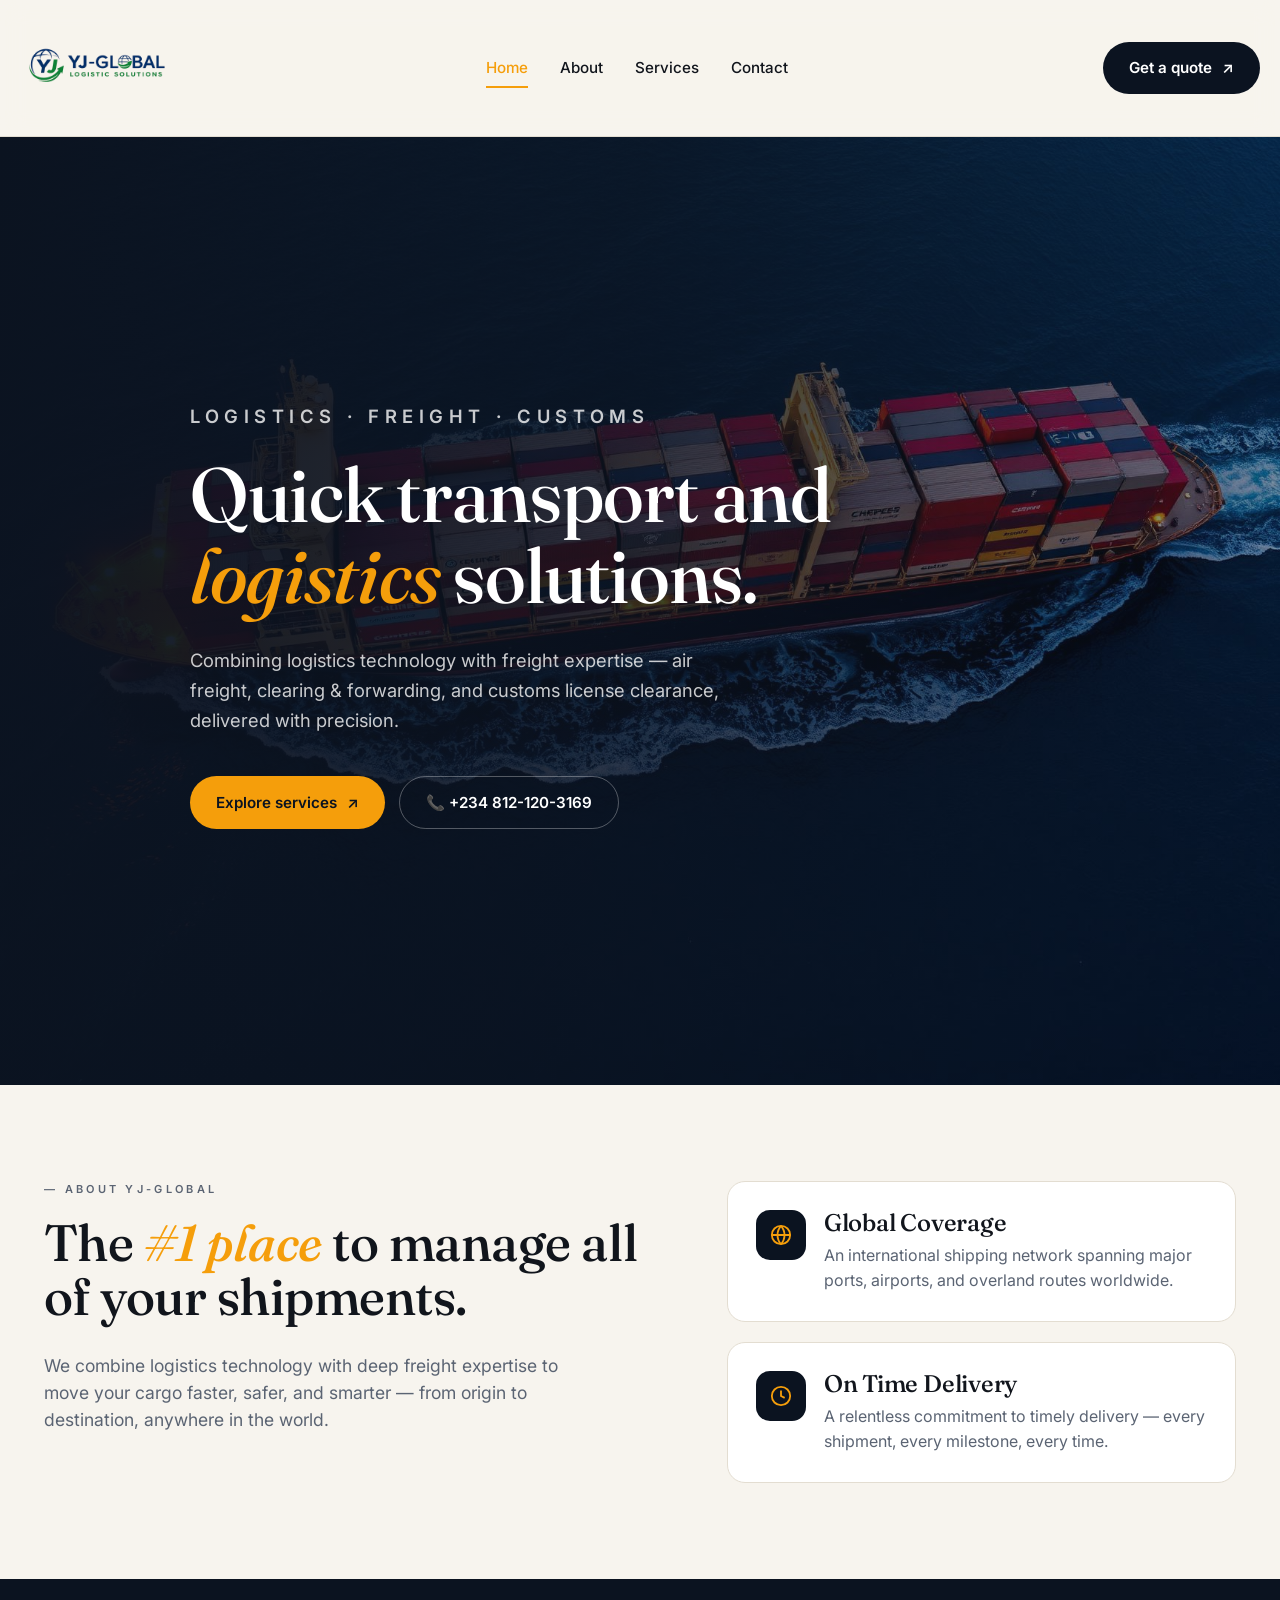
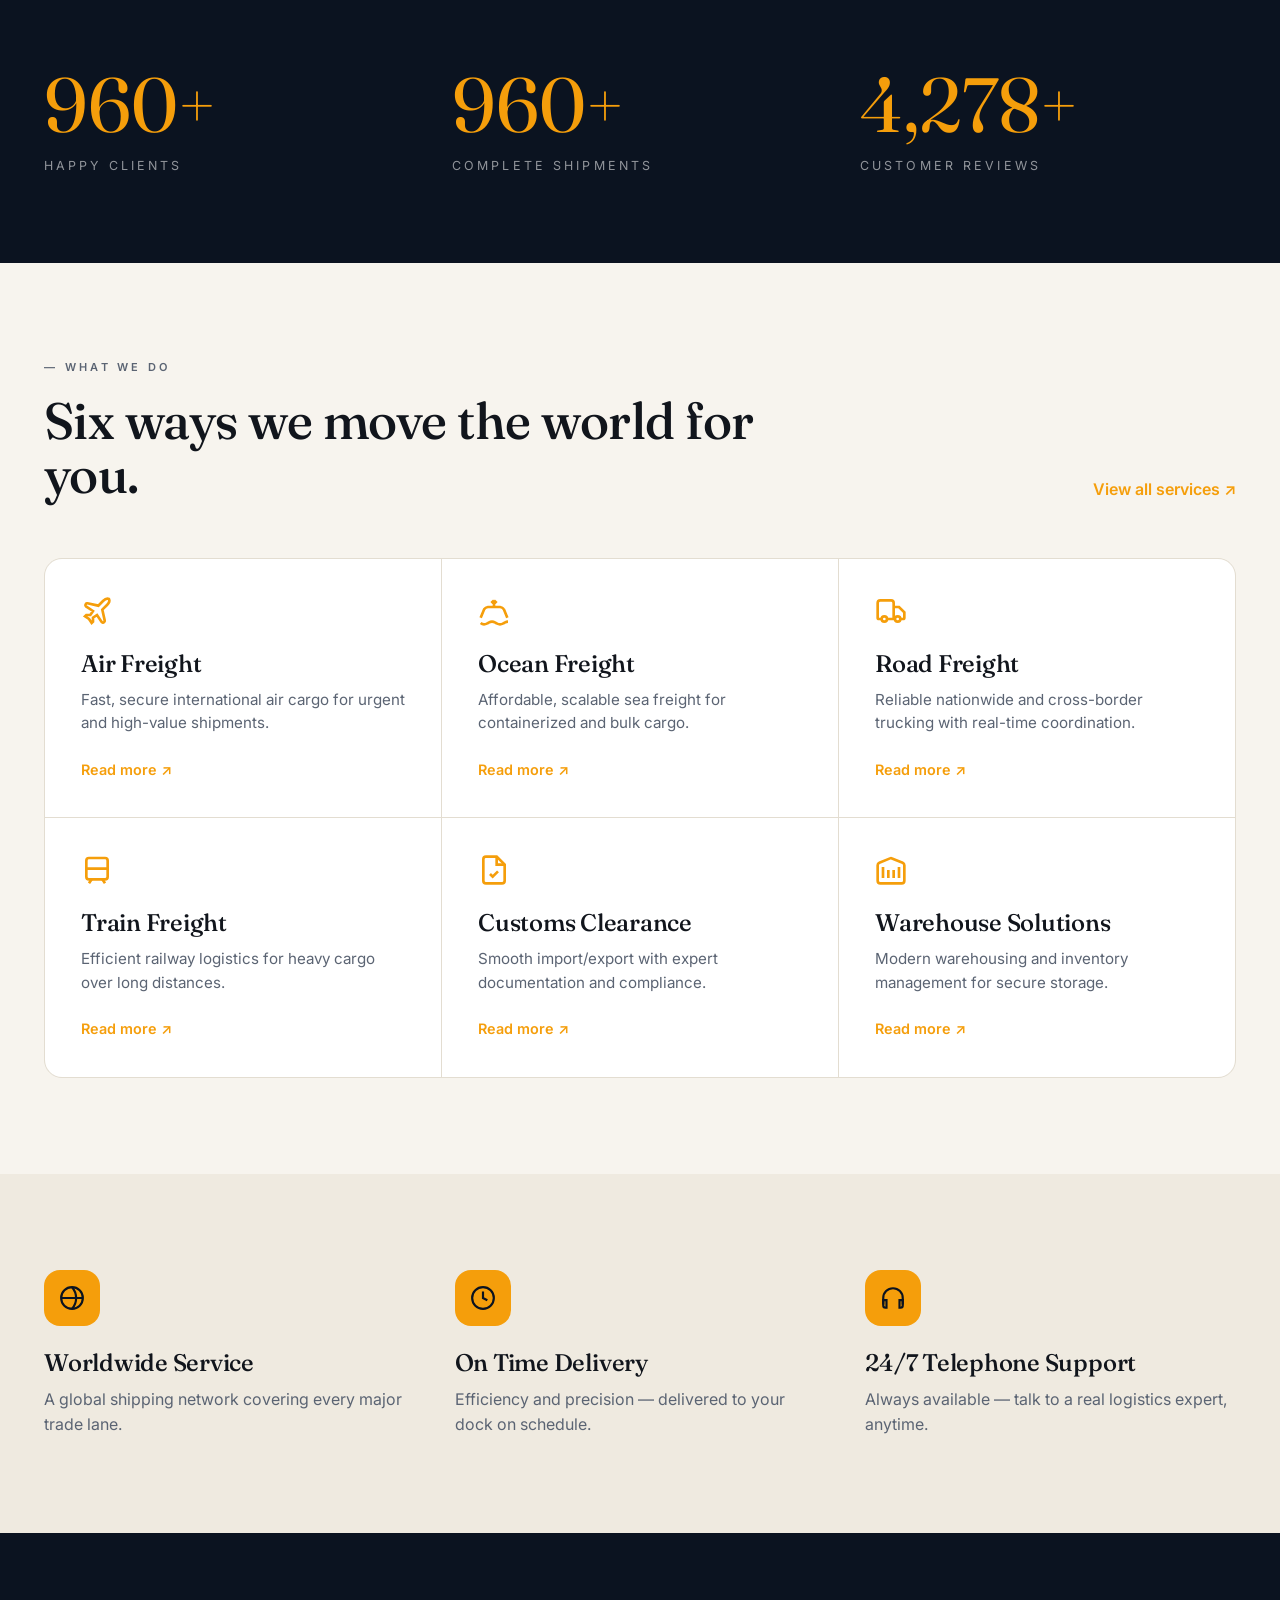
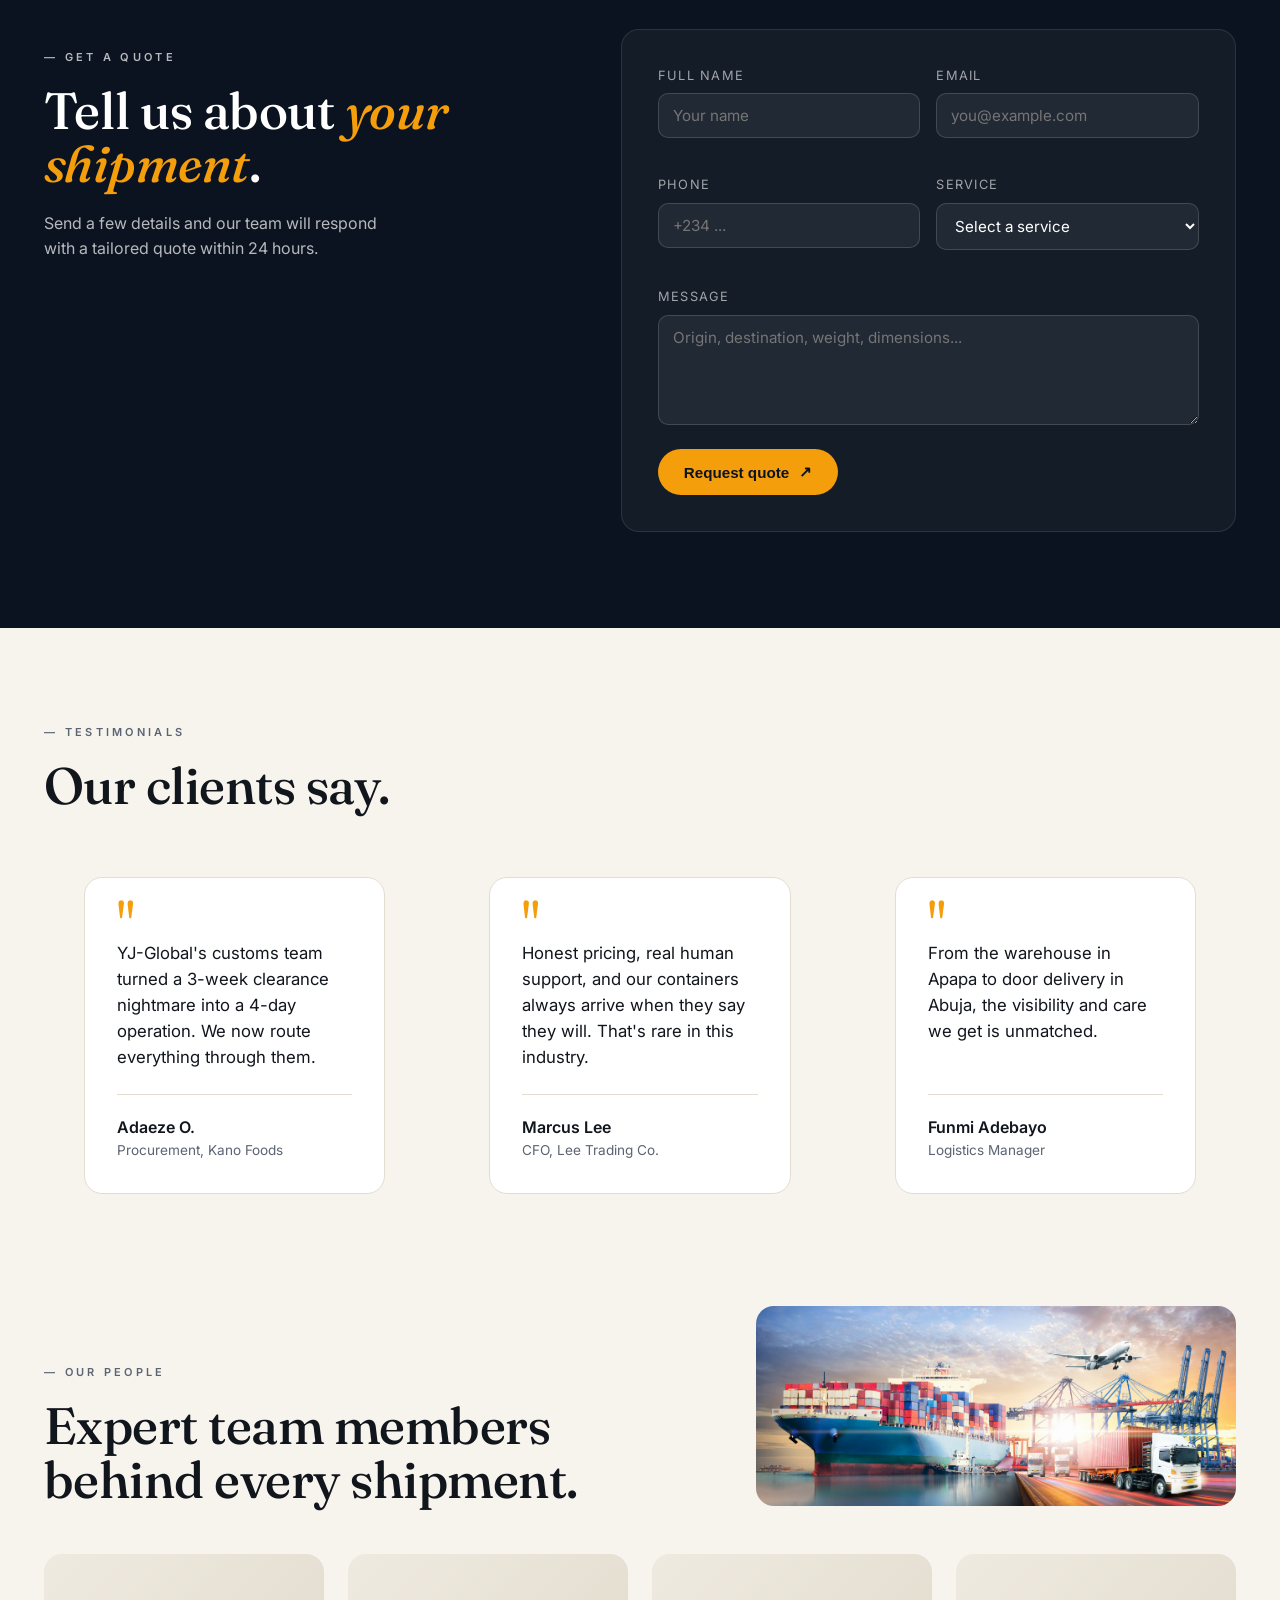
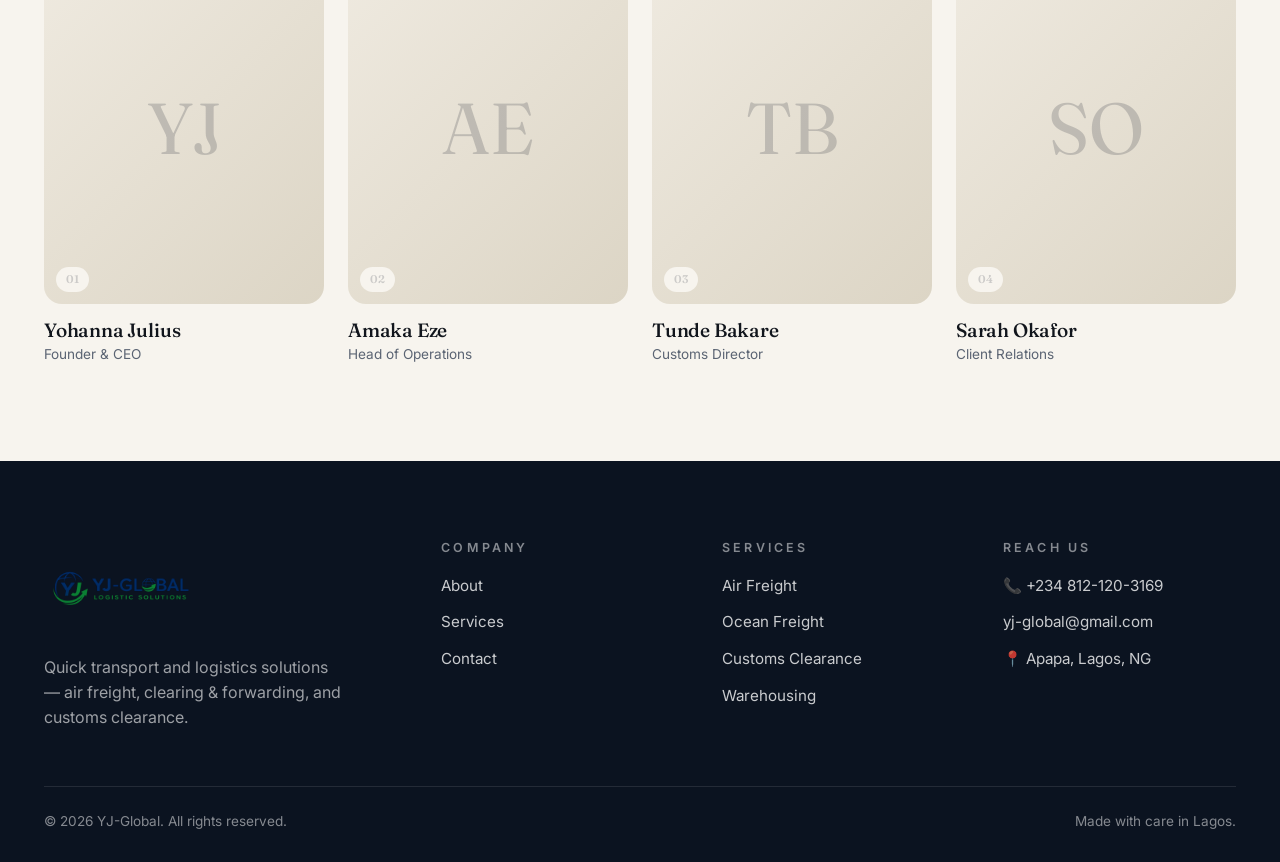
<file: index.html>
<!DOCTYPE html>
<html lang="en">
<head>
<meta charset="UTF-8" />
<meta name="viewport" content="width=device-width, initial-scale=1.0" />
<title>YJ-Global — Quick Transport & Logistics Solutions</title>
<meta name="description" content="Air freight, clearing & forwarding, and customs license clearance across Nigeria and worldwide." />
<link rel="preconnect" href="https://fonts.googleapis.com">
<link rel="preconnect" href="https://fonts.gstatic.com" crossorigin>
<link rel="stylesheet" href="https://fonts.googleapis.com/css2?family=Fraunces:ital,wght@0,400;0,500;0,600;1,400;1,500&family=Inter:wght@400;500;600;700&display=swap">
<link rel="stylesheet" href="css/styles.css" />
</head>
<body>
<header class="site-header">
  <div class="container nav">
<img src="images/logo.png"style="width: 150px;" alt="YJ_Global" />
    <nav class="nav-links" id="nav">
      <a href="index.html">Home</a>
      <a href="about.html">About</a>
      <a href="services.html">Services</a>
      <a href="contact.html">Contact</a>
    </nav>
    <div class="nav-cta">
      <a href="contact.html" class="btn btn-dark">Get a quote <span class="arrow">↗</span></a>
      <button class="nav-toggle" aria-label="Menu" aria-controls="nav"><span></span><span></span><span></span></button>
    </div>
  </div>
</header>

<section class="hero">
  <img class="hero-bg" src="images/hero-cargo.jpg" alt="Cargo ship at sea" />
  <div class="container hero-inner">
    <p class="eyebrow">Logistics · Freight · Customs</p>
    <h1>Quick transport and <em>logistics</em> solutions.</h1>
    <p>Combining logistics technology with freight expertise — air freight, clearing &amp; forwarding, and customs license clearance, delivered with precision.</p>
    <div class="hero-actions">
      <a href="services.html" class="btn btn-primary">Explore services <span class="arrow">↗</span></a>
      <a href="tel:+2348121203169" class="btn btn-ghost">📞 +234 812-120-3169</a>
    </div>
  </div>
</section>

<section>
  <div class="container intro-grid reveal">
    <div>
      <p class="eyebrow" style="color:var(--muted)">— About YJ-Global</p>
      <h2 style="margin-top:18px">The <em>#1 place</em> to manage all of your shipments.</h2>
      <p style="margin-top:28px;color:var(--muted);font-size:1.1rem;max-width:520px">
        We combine logistics technology with deep freight expertise to move your cargo faster, safer, and smarter — from origin to destination, anywhere in the world.
      </p>
    </div>
    <div>
      <div class="feature-card">
        <div class="feature-icon"><svg viewBox="0 0 24 24" fill="none" stroke="currentColor" stroke-width="2"><circle cx="12" cy="12" r="10"/><path d="M2 12h20M12 2a15 15 0 010 20M12 2a15 15 0 000 20"/></svg></div>
        <div><h3>Global Coverage</h3><p style="color:var(--muted);margin-top:8px">An international shipping network spanning major ports, airports, and overland routes worldwide.</p></div>
      </div>
      <div class="feature-card">
        <div class="feature-icon"><svg viewBox="0 0 24 24" fill="none" stroke="currentColor" stroke-width="2"><circle cx="12" cy="12" r="10"/><path d="M12 6v6l4 2"/></svg></div>
        <div><h3>On Time Delivery</h3><p style="color:var(--muted);margin-top:8px">A relentless commitment to timely delivery — every shipment, every milestone, every time.</p></div>
      </div>
    </div>
  </div>
</section>

<section class="stats">
  <div class="container stats-grid">
    <div><div class="stat-num" data-counter="1000">0+</div><div class="stat-label">Happy Clients</div></div>
    <div><div class="stat-num" data-counter="1000">0+</div><div class="stat-label">Complete Shipments</div></div>
    <div><div class="stat-num" data-counter="4455">0+</div><div class="stat-label">Customer Reviews</div></div>
  </div>
</section>

<section>
  <div class="container">
    <div class="section-head reveal">
      <div>
        <p class="eyebrow" style="color:var(--muted)">— What we do</p>
        <h2 style="margin-top:18px">Six ways we move the world for you.</h2>
      </div>
      <a href="services.html" style="font-weight:600;color:var(--primary)">View all services ↗</a>
    </div>
    <div class="services-grid reveal">
      <div class="svc-card"><svg viewBox="0 0 24 24" fill="none" stroke="currentColor" stroke-width="2"><path d="M17.8 19.2L16 11l3.5-3.5C21 6 21.5 4 21 3c-1-.5-3 0-4.5 1.5L13 8 4.8 6.2c-.5-.1-.9.1-1.1.5l-.3.5c-.2.5-.1 1 .3 1.3L9 12l-2 3H4l-1 1 3 2 2 3 1-1v-3l3-2 3.5 5.3c.3.4.8.5 1.3.3l.5-.2c.4-.3.6-.7.5-1.2z"/></svg><h3>Air Freight</h3><p>Fast, secure international air cargo for urgent and high-value shipments.</p><a href="services.html" class="read">Read more ↗</a></div>
      <div class="svc-card"><svg viewBox="0 0 24 24" fill="none" stroke="currentColor" stroke-width="2"><path d="M2 21c.6.5 1.2 1 2.5 1s2-.5 3-1 1.7-1 3-1 2 .5 3 1 1.7 1 3 1 2-.5 3-1 1.7-1 3-1M19.4 10.7a4 4 0 0 0-2.8-1.7H7.4a4 4 0 0 0-2.8 1.7L2 17m20 0l-2.6-6.3M12 10V4M12 4l-2 2M12 4l2 2"/></svg><h3>Ocean Freight</h3><p>Affordable, scalable sea freight for containerized and bulk cargo.</p><a href="services.html" class="read">Read more ↗</a></div>
      <div class="svc-card"><svg viewBox="0 0 24 24" fill="none" stroke="currentColor" stroke-width="2"><path d="M14 18V6a2 2 0 0 0-2-2H4a2 2 0 0 0-2 2v11a1 1 0 0 0 1 1h2"/><path d="M15 18H9M14 9h4l4 4v4a1 1 0 0 1-1 1h-2"/><circle cx="7" cy="18" r="2"/><circle cx="17" cy="18" r="2"/></svg><h3>Road Freight</h3><p>Reliable nationwide and cross-border trucking with real-time coordination.</p><a href="services.html" class="read">Read more ↗</a></div>
      <div class="svc-card"><svg viewBox="0 0 24 24" fill="none" stroke="currentColor" stroke-width="2"><rect x="4" y="3" width="16" height="16" rx="2"/><path d="M4 11h16M8 15h.01M16 15h.01M8 19l-2 3M16 19l2 3"/></svg><h3>Train Freight</h3><p>Efficient railway logistics for heavy cargo over long distances.</p><a href="services.html" class="read">Read more ↗</a></div>
      <div class="svc-card"><svg viewBox="0 0 24 24" fill="none" stroke="currentColor" stroke-width="2"><path d="M14 2H6a2 2 0 0 0-2 2v16a2 2 0 0 0 2 2h12a2 2 0 0 0 2-2V8z"/><polyline points="14 2 14 8 20 8"/><polyline points="9 15 11 17 15 13"/></svg><h3>Customs Clearance</h3><p>Smooth import/export with expert documentation and compliance.</p><a href="services.html" class="read">Read more ↗</a></div>
      <div class="svc-card"><svg viewBox="0 0 24 24" fill="none" stroke="currentColor" stroke-width="2"><path d="M22 8.35V20a2 2 0 0 1-2 2H4a2 2 0 0 1-2-2V8.35a2 2 0 0 1 1.26-1.86l8-3.2a2 2 0 0 1 1.48 0l8 3.2A2 2 0 0 1 22 8.35z"/><path d="M6 18V9.66M10 18v-6M14 18v-6M18 18V9.66"/></svg><h3>Warehouse Solutions</h3><p>Modern warehousing and inventory management for secure storage.</p><a href="services.html" class="read">Read more ↗</a></div>
    </div>
  </div>
</section>

<section class="features-band">
  <div class="container features-band-grid reveal">
    <div class="fb-item"><div class="fb-icon"><svg viewBox="0 0 24 24" fill="none" stroke="currentColor" stroke-width="2"><circle cx="12" cy="12" r="10"/><path d="M2 12h20M12 2a15 15 0 010 20"/></svg></div><h3>Worldwide Service</h3><p>A global shipping network covering every major trade lane.</p></div>
    <div class="fb-item"><div class="fb-icon"><svg viewBox="0 0 24 24" fill="none" stroke="currentColor" stroke-width="2"><circle cx="12" cy="12" r="10"/><path d="M12 6v6l4 2"/></svg></div><h3>On Time Delivery</h3><p>Efficiency and precision — delivered to your dock on schedule.</p></div>
    <div class="fb-item"><div class="fb-icon"><svg viewBox="0 0 24 24" fill="none" stroke="currentColor" stroke-width="2"><path d="M3 18v-6a9 9 0 0118 0v6"/><path d="M21 19a2 2 0 01-2 2h-1v-7h3v5zM3 19a2 2 0 002 2h1v-7H3v5z"/></svg></div><h3>24/7 Telephone Support</h3><p>Always available — talk to a real logistics expert, anytime.</p></div>
  </div>
</section>

<!--#include quote-->
<section class="quote" id="quote">
  <div class="container quote-grid">
    <div class="quote-side">
      <p class="eyebrow">— Get a quote</p>
      <h2 style="margin-top:18px">Tell us about <em>your shipment</em>.</h2>
      <p>Send a few details and our team will respond with a tailored quote within 24 hours.</p>
    </div>
    <form class="quote-form" novalidate>
      <div class="form-row">
        <div class="field"><label>Full name</label><input type="text" name="name" placeholder="Your name" /><div class="form-error" data-error="name"></div></div>
        <div class="field"><label>Email</label><input type="email" name="email" placeholder="you@example.com" /><div class="form-error" data-error="email"></div></div>
      </div>
      <div class="form-row">
        <div class="field"><label>Phone</label><input type="tel" name="phone" placeholder="+234 ..." /><div class="form-error" data-error="phone"></div></div>
        <div class="field"><label>Service</label>
          <select name="service">
            <option value="">Select a service</option>
            <option>Air Freight</option><option>Ocean Freight</option><option>Road Freight</option>
            <option>Train Freight</option><option>Customs Clearance</option><option>Warehouse Solutions</option>
          </select>
          <div class="form-error" data-error="service"></div>
        </div>
      </div>
      <div class="field"><label>Message</label><textarea name="message" placeholder="Origin, destination, weight, dimensions..."></textarea></div>
      <button type="submit" class="btn btn-primary">Request quote <span class="arrow">↗</span></button>
    </form>
  </div>
</section>

<section>
  <div class="container reveal">
    <p class="eyebrow" style="color:var(--muted)">— Testimonials</p>
    <h2 style="margin-top:18px;margin-bottom:48px">Our clients say.</h2>
    <div class="testimonials-grid">
      <figure class="tcard"><div class="quote-mark">"</div><blockquote>YJ-Global's customs team turned a 3-week clearance nightmare into a 4-day operation. We now route everything through them.</blockquote><figcaption><div class="name">Adaeze O.</div><div class="role">Procurement, Kano Foods</div></figcaption></figure>
      <figure class="tcard"><div class="quote-mark">"</div><blockquote>Honest pricing, real human support, and our containers always arrive when they say they will. That's rare in this industry.</blockquote><figcaption><div class="name">Marcus Lee</div><div class="role">CFO, Lee Trading Co.</div></figcaption></figure>
      <figure class="tcard"><div class="quote-mark">"</div><blockquote>From the warehouse in Apapa to door delivery in Abuja, the visibility and care we get is unmatched.</blockquote><figcaption><div class="name">Funmi Adebayo</div><div class="role">Logistics Manager</div></figcaption></figure>
    </div>
  </div>
</section>

<section style="padding-top:0">
  <div class="container reveal">
    <div class="team-head">
      <div>
        <p class="eyebrow" style="color:var(--muted)">— Our People</p>
        <h2 style="margin-top:18px">Expert team members behind every shipment.</h2>
      </div>
      <img src="images/Global_business_logistics_with_container_cargo_freight_ship.jpg" alt="Warehouse operations" />
    </div>
    <div class="team-grid">
      <div class="tm"><div class="avatar">YJ<span class="badge">01</span></div><h3>Yohanna Julius</h3><div class="role">Founder & CEO</div></div>
      <div class="tm"><div class="avatar">AE<span class="badge">02</span></div><h3>Amaka Eze</h3><div class="role">Head of Operations</div></div>
      <div class="tm"><div class="avatar">TB<span class="badge">03</span></div><h3>Tunde Bakare</h3><div class="role">Customs Director</div></div>
      <div class="tm"><div class="avatar">SO<span class="badge">04</span></div><h3>Sarah Okafor</h3><div class="role">Client Relations</div></div>
    </div>
  </div>
</section>

<!--#footer-->
<footer class="site-footer">
  <div class="container">
    <div class="foot-grid">
      <div class="brand">
          <img src="images/logo.png"style="width: 150px;" alt="YJ_Global" />
        <p>Quick transport and logistics solutions — air freight, clearing &amp; forwarding, and customs clearance.</p>
      </div>
      <div><h4>Company</h4><ul><li><a href="about.html">About</a></li><li><a href="services.html">Services</a></li><li><a href="contact.html">Contact</a></li></ul></div>
      <div><h4>Services</h4><ul><li><a href="services.html">Air Freight</a></li><li><a href="services.html">Ocean Freight</a></li><li><a href="services.html">Customs Clearance</a></li><li><a href="services.html">Warehousing</a></li></ul></div>
      <div><h4>Reach us</h4><ul><li><a href="tel:+2348121203169">📞 +234 812-120-3169</a></li><li><a href="mailto:hello@yj-global.com">yj-global@gmail.com</a></li><li><a>📍 Apapa, Lagos, NG</a></li></ul></div>
    </div>
    <div class="foot-bottom">
      <div>© <span data-year></span> YJ-Global. All rights reserved.</div>
      <div>Made with care in Lagos.</div>
    </div>
  </div>
</footer>

<script src="js/main.js"></script>
</body>
</html>
</file>
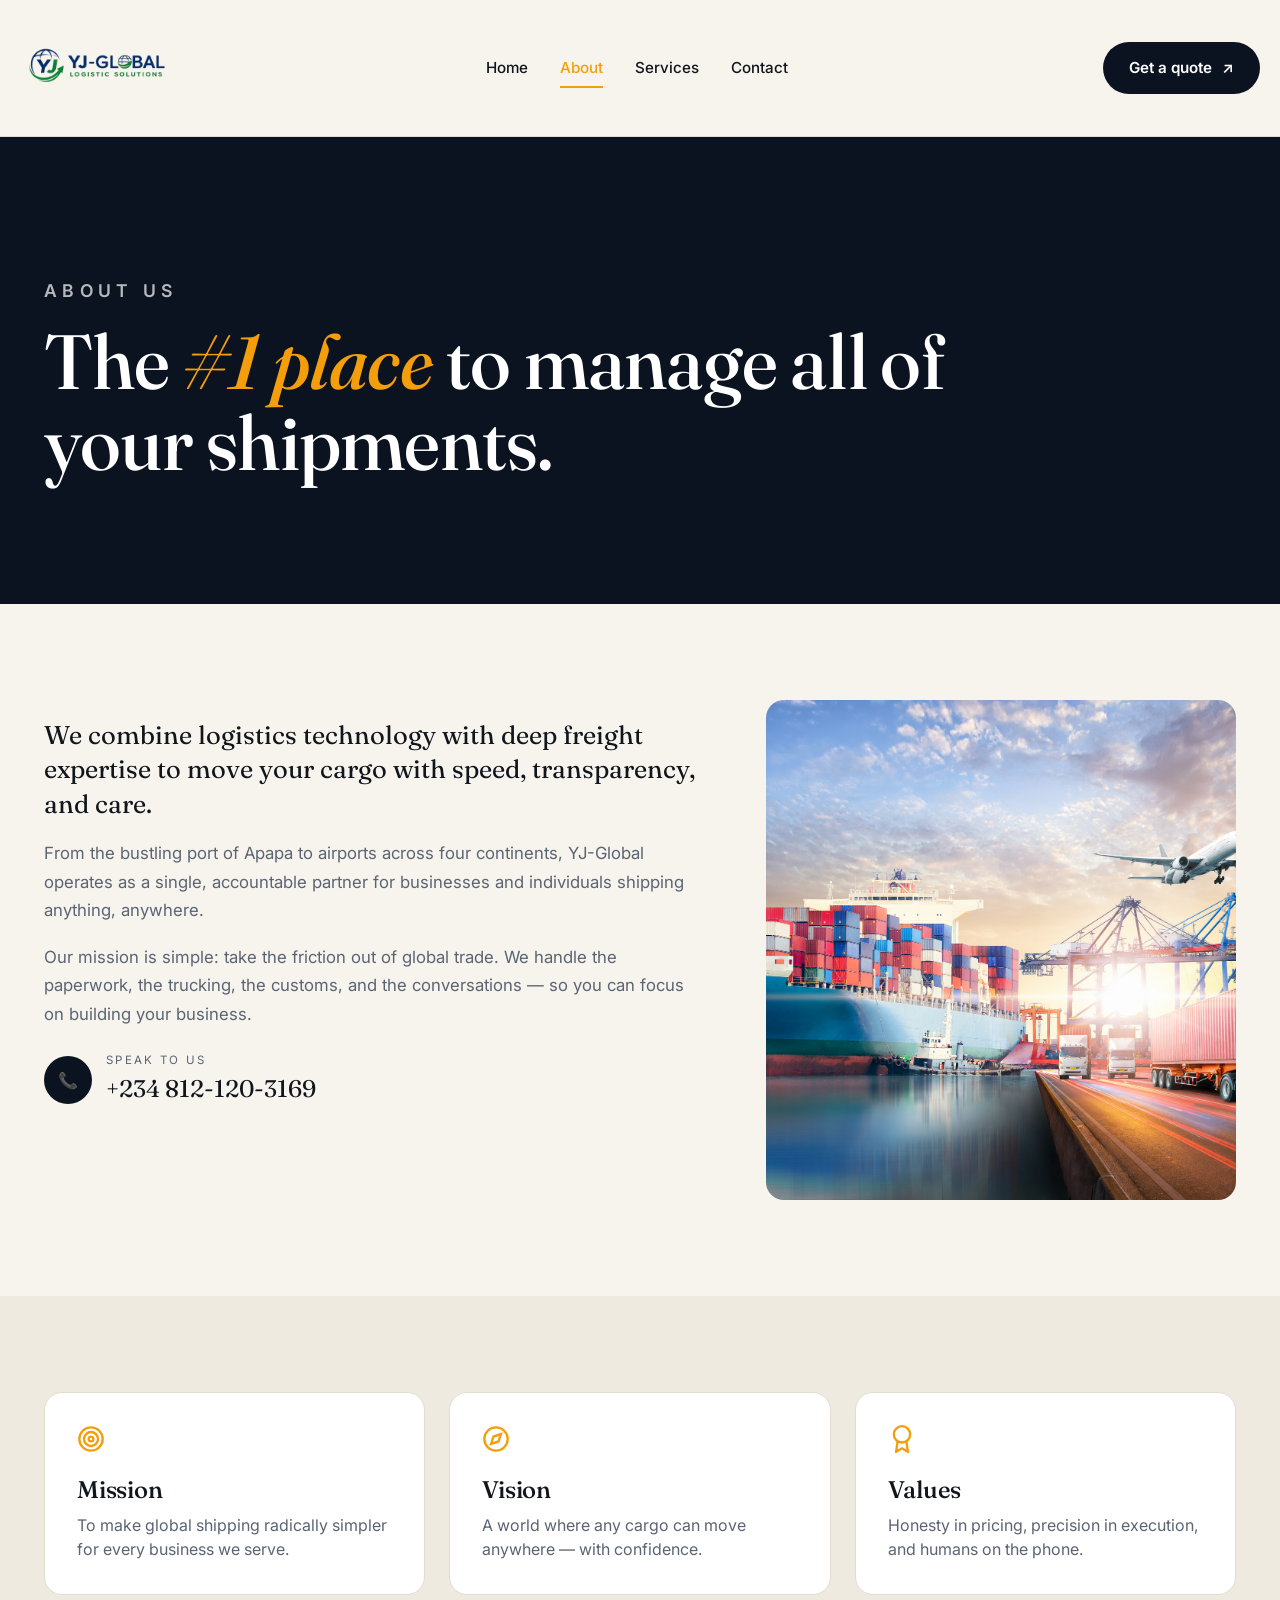
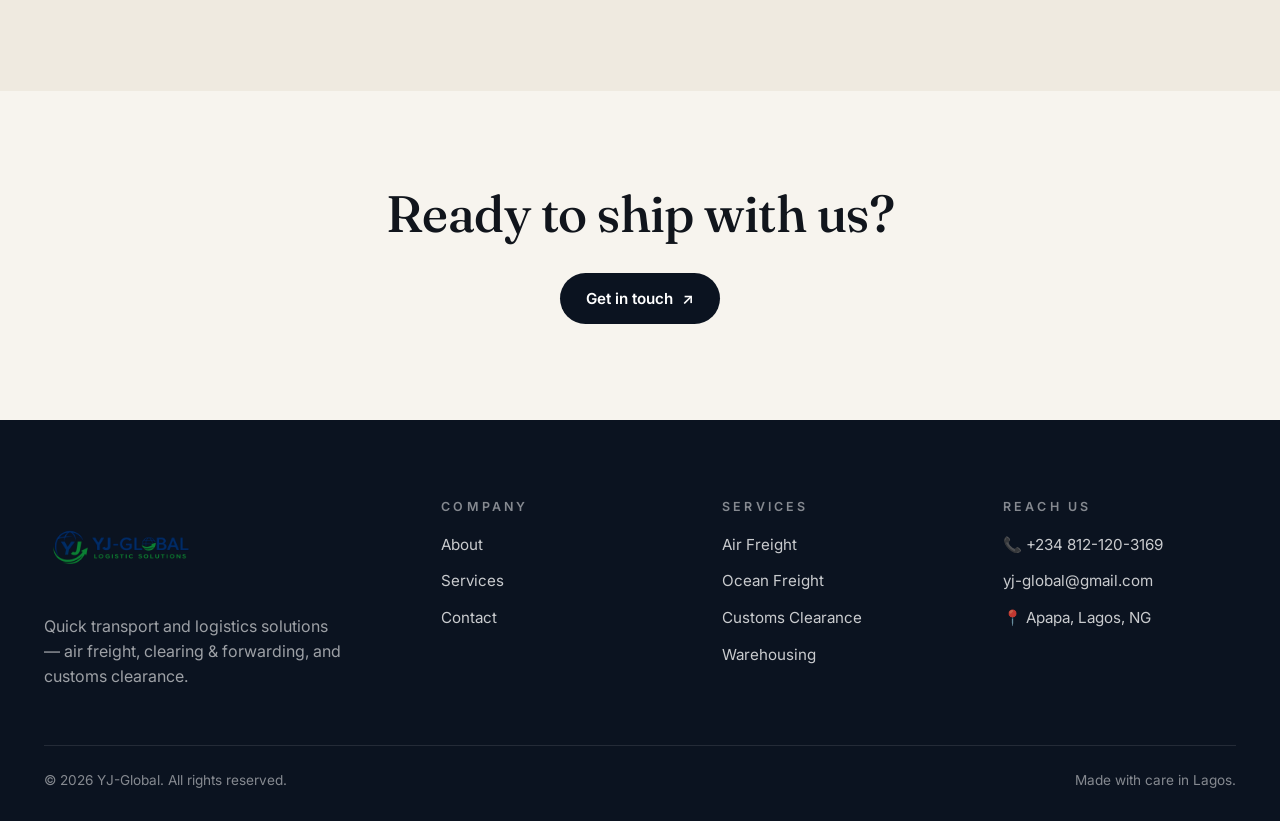
<file: about.html>
<!DOCTYPE html>
<html lang="en">
<head>
<meta charset="UTF-8" />
<meta name="viewport" content="width=device-width, initial-scale=1.0" />
<title>About — YJ-Global Logistics</title>
<meta name="description" content="Learn about YJ-Global, the #1 place to manage all of your shipments — combining logistics technology with freight expertise." />
<link rel="preconnect" href="https://fonts.googleapis.com">
<link rel="preconnect" href="https://fonts.gstatic.com" crossorigin>
<link rel="stylesheet" href="https://fonts.googleapis.com/css2?family=Fraunces:ital,wght@0,400;0,500;0,600;1,400;1,500&family=Inter:wght@400;500;600;700&display=swap">
<link rel="stylesheet" href="css/styles.css" />
</head>
<body>
<header class="site-header">
  <div class="container nav">
<img src="images/logo.png"style="width: 150px;" alt="YJ_Global" />
    <nav class="nav-links" id="nav">
      <a href="index.html">Home</a><a href="about.html">About</a><a href="services.html">Services</a><a href="contact.html">Contact</a>
    </nav>
    <div class="nav-cta">
      <a href="contact.html" class="btn btn-dark">Get a quote <span class="arrow">↗</span></a>
      <button class="nav-toggle" aria-label="Menu"><span></span><span></span><span></span></button>
    </div>
  </div>
</header>

<section class="page-hero">
  <div class="container">
    <p class="eyebrow">About us</p>
    <h1>The <em>#1 place</em> to manage all of your shipments.</h1>
  </div>
</section>

<section>
  <div class="container about-grid reveal">
    <div class="about-text">
      <p class="lead">We combine logistics technology with deep freight expertise to move your cargo with speed, transparency, and care.</p>
      <p>From the bustling port of Apapa to airports across four continents, YJ-Global operates as a single, accountable partner for businesses and individuals shipping anything, anywhere.</p>
      <p>Our mission is simple: take the friction out of global trade. We handle the paperwork, the trucking, the customs, and the conversations — so you can focus on building your business.</p>
      <a href="tel:+2348121203169" style="display:inline-flex;align-items:center;gap:14px;margin-top:24px;text-decoration:none;color:inherit">
        <span style="display:grid;place-items:center;width:48px;height:48px;border-radius:999px;background:var(--ink);color:var(--primary)">📞</span>
        <span>
          <span style="display:block;font-size:.72rem;letter-spacing:.2em;text-transform:uppercase;color:var(--muted)">Speak to us</span>
          <span style="font-family:var(--display);font-size:1.5rem">+234 812-120-3169</span>
        </span>
      </a>
    </div>
    <div><img class="about-img" src="images/Global_business_logistics_with_container_cargo_freight_ship.jpg" alt="YJ-Global warehouse" /></div>
  </div>
</section>

<section class="features-band">
  <div class="container values-grid reveal">
    <div class="v"><svg viewBox="0 0 24 24" fill="none" stroke="currentColor" stroke-width="2"><circle cx="12" cy="12" r="10"/><circle cx="12" cy="12" r="6"/><circle cx="12" cy="12" r="2"/></svg><h3>Mission</h3><p>To make global shipping radically simpler for every business we serve.</p></div>
    <div class="v"><svg viewBox="0 0 24 24" fill="none" stroke="currentColor" stroke-width="2"><circle cx="12" cy="12" r="10"/><polygon points="16.24 7.76 14.12 14.12 7.76 16.24 9.88 9.88 16.24 7.76"/></svg><h3>Vision</h3><p>A world where any cargo can move anywhere — with confidence.</p></div>
    <div class="v"><svg viewBox="0 0 24 24" fill="none" stroke="currentColor" stroke-width="2"><circle cx="12" cy="8" r="7"/><polyline points="8.21 13.89 7 23 12 20 17 23 15.79 13.88"/></svg><h3>Values</h3><p>Honesty in pricing, precision in execution, and humans on the phone.</p></div>
  </div>
</section>

<section class="cta-band">
  <div class="container">
    <h2>Ready to ship with us?</h2>
    <a href="contact.html" class="btn btn-dark" style="margin-top:32px">Get in touch <span class="arrow">↗</span></a>
  </div>
</section>

<footer class="site-footer">
  <div class="container">
    <div class="foot-grid">
      <div class="brand">
<img src="images/logo.png"style="width: 150px;" alt="YJ_Global" />
        <p>Quick transport and logistics solutions — air freight, clearing &amp; forwarding, and customs clearance.</p>
      </div>
      <div><h4>Company</h4><ul><li><a href="about.html">About</a></li><li><a href="services.html">Services</a></li><li><a href="contact.html">Contact</a></li></ul></div>
      <div><h4>Services</h4><ul><li><a href="services.html">Air Freight</a></li><li><a href="services.html">Ocean Freight</a></li><li><a href="services.html">Customs Clearance</a></li><li><a href="services.html">Warehousing</a></li></ul></div>
      <div><h4>Reach us</h4><ul><li><a href="tel:+2348121203169">📞 +234 812-120-3169</a></li><li><a href="mailto:yj-global@gmail.com">yj-global@gmail.com</a></li><li><a>📍 Apapa, Lagos, NG</a></li></ul></div>
    </div>
    <div class="foot-bottom"><div>© <span data-year></span> YJ-Global. All rights reserved.</div><div>Made with care in Lagos.</div></div>
  </div>
</footer>
<script src="js/main.js"></script>
</body>
</html>
</file>
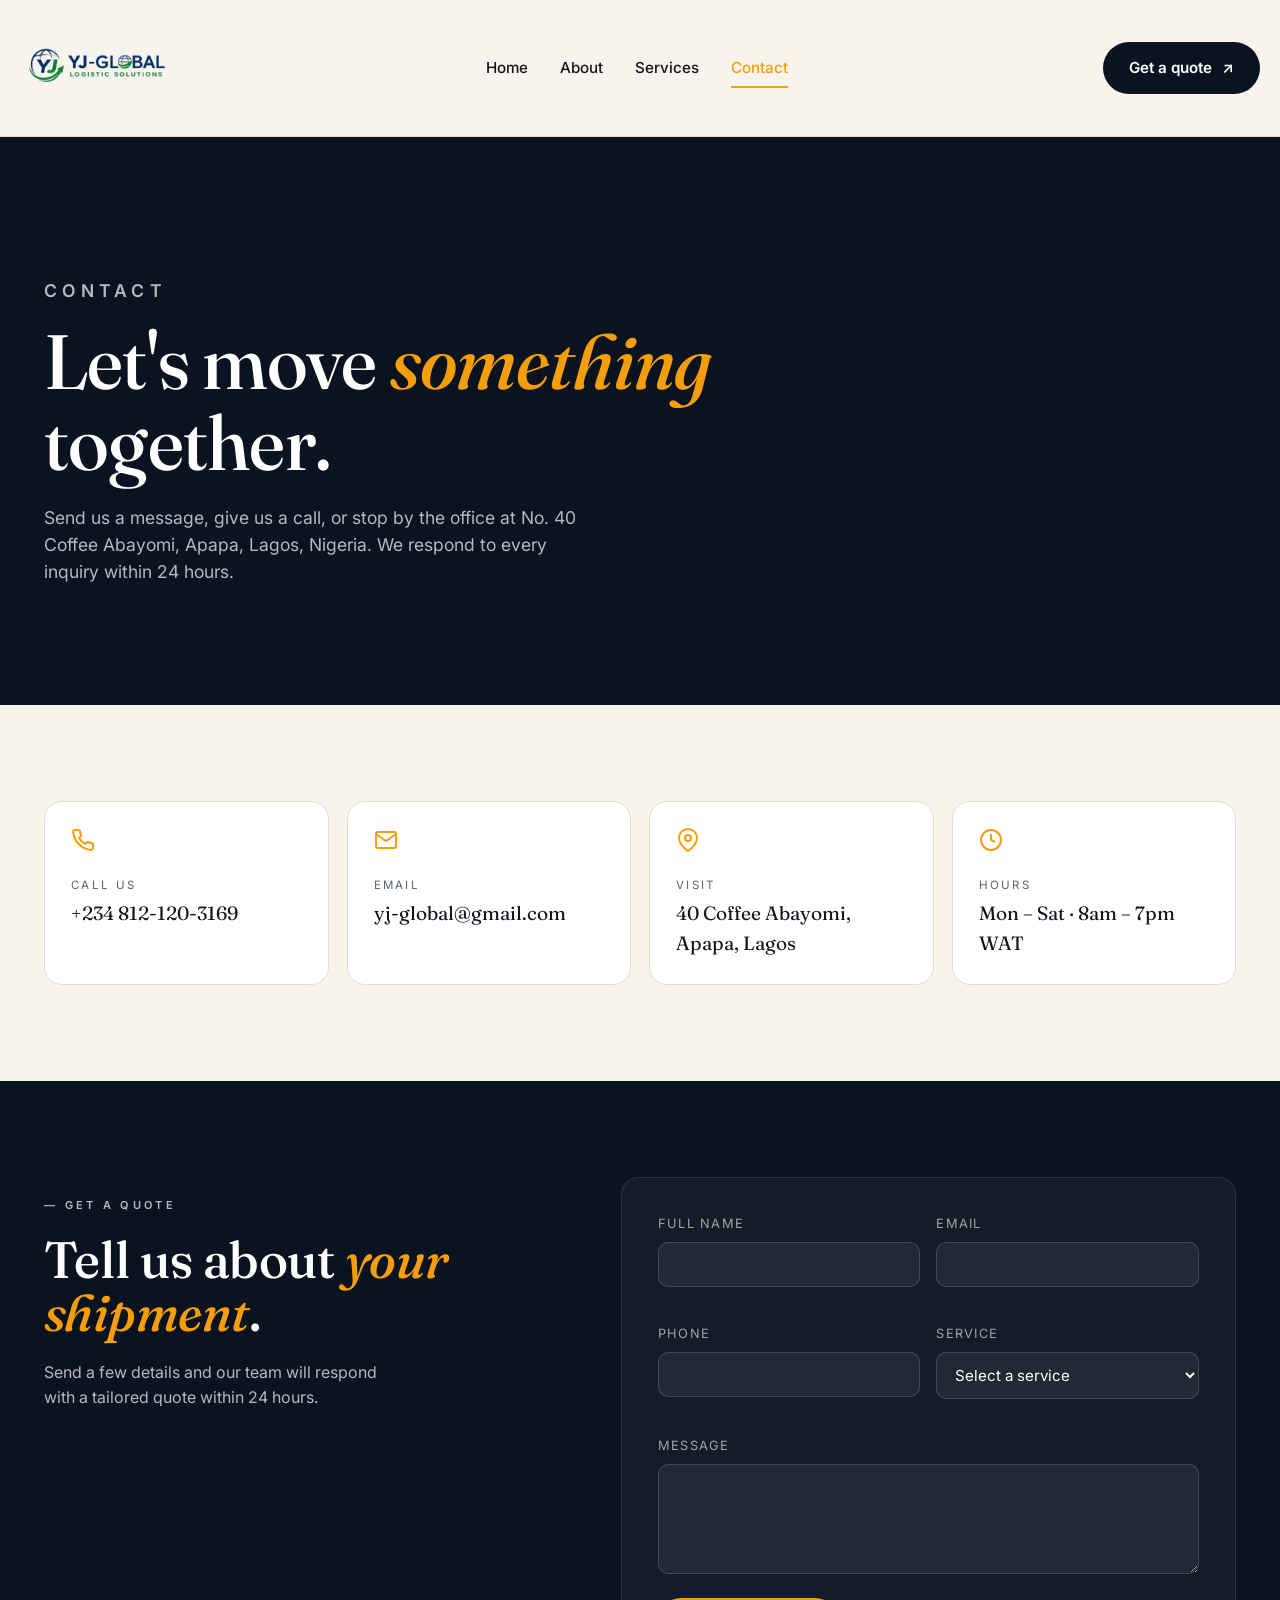
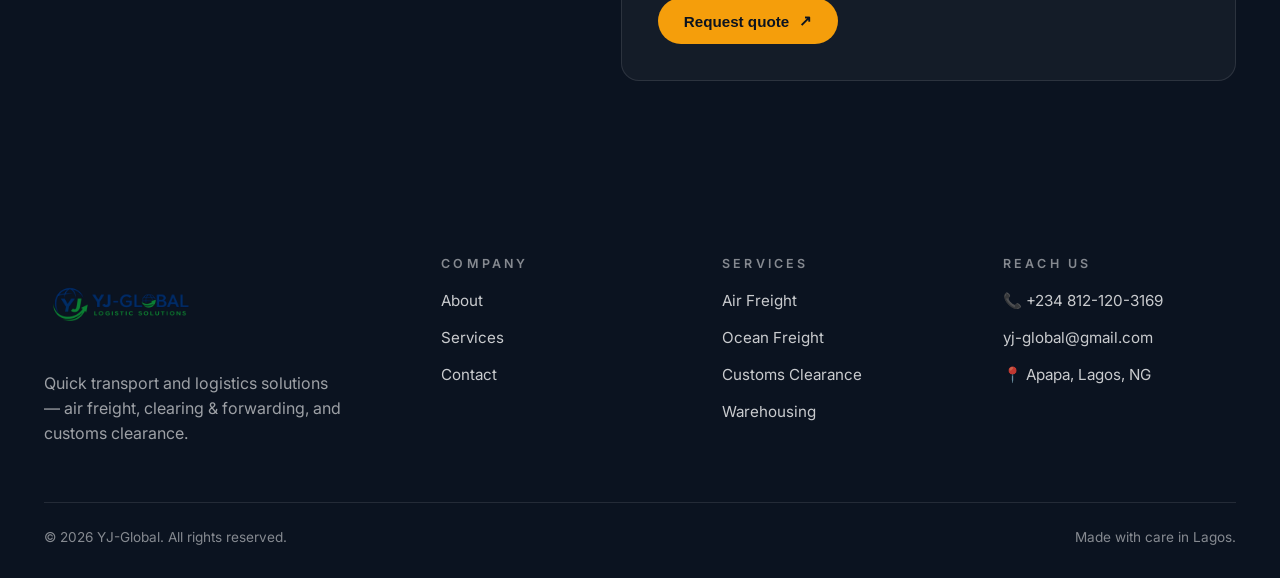
<file: contact.html>
<!DOCTYPE html>
<html lang="en">
<head>
<meta charset="UTF-8" />
<meta name="viewport" content="width=device-width, initial-scale=1.0" />
<title>Contact — YJ-Global Logistics</title>
<meta name="description" content="Reach YJ-Global by phone, email, or at our Lagos office. We respond within 24 hours." />
<link rel="preconnect" href="https://fonts.googleapis.com">
<link rel="preconnect" href="https://fonts.gstatic.com" crossorigin>
<link rel="stylesheet" href="https://fonts.googleapis.com/css2?family=Fraunces:ital,wght@0,400;0,500;0,600;1,400;1,500&family=Inter:wght@400;500;600;700&display=swap">
<link rel="stylesheet" href="css/styles.css" />
</head>
<body>
<header class="site-header">
  <div class="container nav">
          <img src="images/logo.png"style="width: 150px;" alt="YJ_Global" />
    <nav class="nav-links" id="nav">
      <a href="index.html">Home</a><a href="about.html">About</a><a href="services.html">Services</a><a href="contact.html">Contact</a>
    </nav>
    <div class="nav-cta">
      <a href="#quote" class="btn btn-dark">Get a quote <span class="arrow">↗</span></a>
      <button class="nav-toggle" aria-label="Menu"><span></span><span></span><span></span></button>
    </div>
  </div>
</header>

<section class="page-hero">
  <div class="container">
    <p class="eyebrow">Contact</p>
    <h1>Let's move <em>something</em> together.</h1>
    <p>Send us a message, give us a call, or stop by the office at No. 40 Coffee Abayomi, Apapa, Lagos, Nigeria. We respond to every inquiry within 24 hours.</p>
  </div>
</section>

<section>
  <div class="container">
    <div class="contact-cards reveal">
      <a class="cc" href="tel:+2348121203169"><svg viewBox="0 0 24 24" fill="none" stroke="currentColor" stroke-width="2"><path d="M22 16.92v3a2 2 0 01-2.18 2 19.79 19.79 0 01-8.63-3.07 19.5 19.5 0 01-6-6 19.79 19.79 0 01-3.07-8.67A2 2 0 014.11 2h3a2 2 0 012 1.72c.13.96.37 1.9.72 2.81a2 2 0 01-.45 2.11L8.09 9.91a16 16 0 006 6l1.27-1.27a2 2 0 012.11-.45c.91.35 1.85.59 2.81.72A2 2 0 0122 16.92z"/></svg><div class="label">Call us</div><div class="val">+234 812-120-3169</div></a>
      <a class="cc" href="mailto:hello@yj-global.com"><svg viewBox="0 0 24 24" fill="none" stroke="currentColor" stroke-width="2"><path d="M4 4h16c1.1 0 2 .9 2 2v12c0 1.1-.9 2-2 2H4c-1.1 0-2-.9-2-2V6c0-1.1.9-2 2-2z"/><polyline points="22,6 12,13 2,6"/></svg><div class="label">Email</div><div class="val">yj-global@gmail.com</div></a>
      <div class="cc"><svg viewBox="0 0 24 24" fill="none" stroke="currentColor" stroke-width="2"><path d="M21 10c0 7-9 13-9 13s-9-6-9-13a9 9 0 0118 0z"/><circle cx="12" cy="10" r="3"/></svg><div class="label">Visit</div><div class="val">40 Coffee Abayomi, Apapa, Lagos</div></div>
      <div class="cc"><svg viewBox="0 0 24 24" fill="none" stroke="currentColor" stroke-width="2"><circle cx="12" cy="12" r="10"/><polyline points="12 6 12 12 16 14"/></svg><div class="label">Hours</div><div class="val">Mon – Sat · 8am – 7pm WAT</div></div>
    </div>
  </div>
</section>

<section class="quote" id="quote">
  <div class="container quote-grid">
    <div class="quote-side">
      <p class="eyebrow">— Get a quote</p>
      <h2 style="margin-top:18px">Tell us about <em>your shipment</em>.</h2>
      <p>Send a few details and our team will respond with a tailored quote within 24 hours.</p>
    </div>
    <form class="quote-form" novalidate>
      <div class="form-row">
        <div class="field"><label>Full name</label><input type="text" name="name" /><div class="form-error" data-error="name"></div></div>
        <div class="field"><label>Email</label><input type="email" name="email" /><div class="form-error" data-error="email"></div></div>
      </div>
      <div class="form-row">
        <div class="field"><label>Phone</label><input type="tel" name="phone" /><div class="form-error" data-error="phone"></div></div>
        <div class="field"><label>Service</label>
          <select name="service"><option value="">Select a service</option><option>Air Freight</option><option>Ocean Freight</option><option>Road Freight</option><option>Train Freight</option><option>Customs Clearance</option><option>Warehouse Solutions</option></select>
          <div class="form-error" data-error="service"></div>
        </div>
      </div>
      <div class="field"><label>Message</label><textarea name="message"></textarea></div>
      <button type="submit" class="btn btn-primary">Request quote <span class="arrow">↗</span></button>
    </form>
  </div>
</section>

<footer class="site-footer">
  <div class="container">
    <div class="foot-grid">
      <div class="brand">          <img src="images/logo.png"style="width: 150px;" alt="YJ_Global" /><p>Quick transport and logistics solutions — air freight, clearing &amp; forwarding, and customs clearance.</p></div>
      <div><h4>Company</h4><ul><li><a href="about.html">About</a></li><li><a href="services.html">Services</a></li><li><a href="contact.html">Contact</a></li></ul></div>
      <div><h4>Services</h4><ul><li><a href="services.html">Air Freight</a></li><li><a href="services.html">Ocean Freight</a></li><li><a href="services.html">Customs Clearance</a></li><li><a href="services.html">Warehousing</a></li></ul></div>
      <div><h4>Reach us</h4><ul><li><a href="tel:+2348121203169">📞 +234 812-120-3169</a></li><li><a href="mailto:hello@yj-global.com">yj-global@gmail.com</a></li><li><a>📍 Apapa, Lagos, NG</a></li></ul></div>
    </div>
    <div class="foot-bottom"><div>© <span data-year></span> YJ-Global. All rights reserved.</div><div>Made with care in Lagos.</div></div>
  </div>
</footer>
<script src="js/main.js"></script>
</body>
</html>
</file>
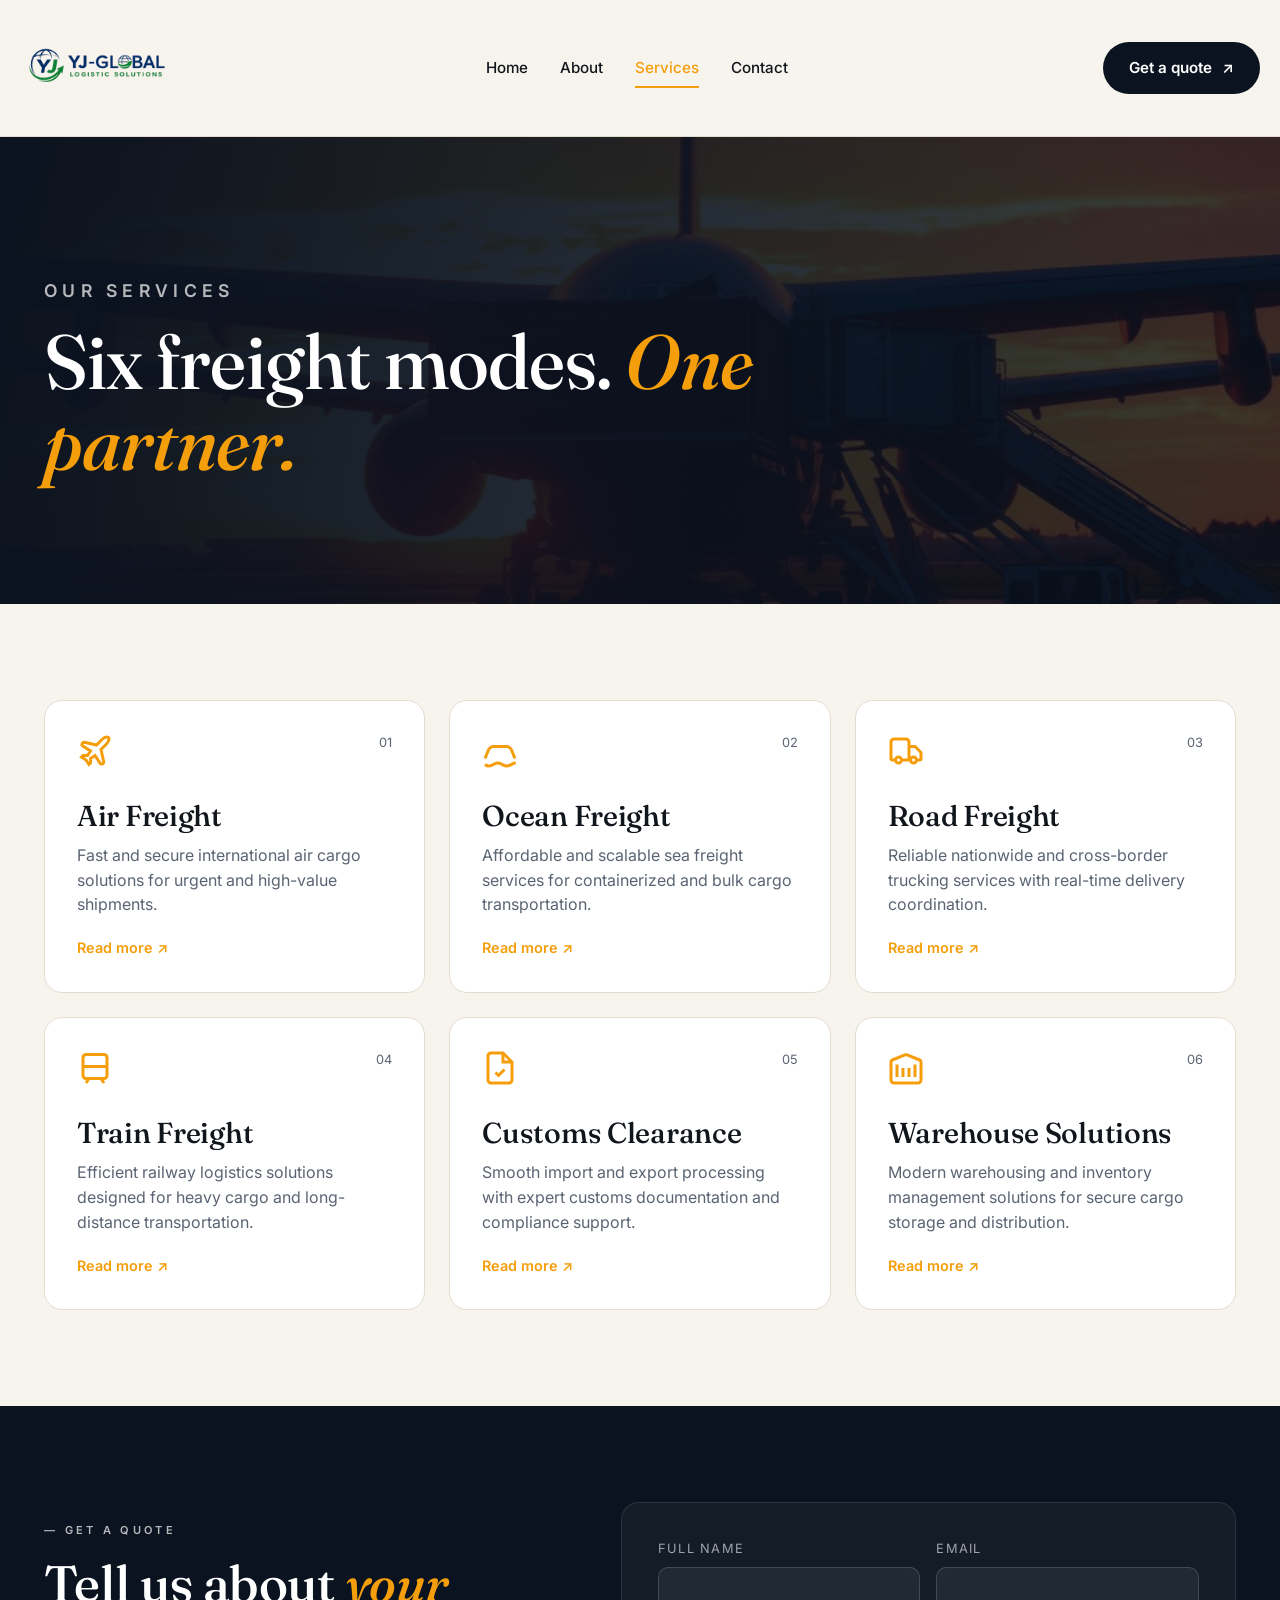
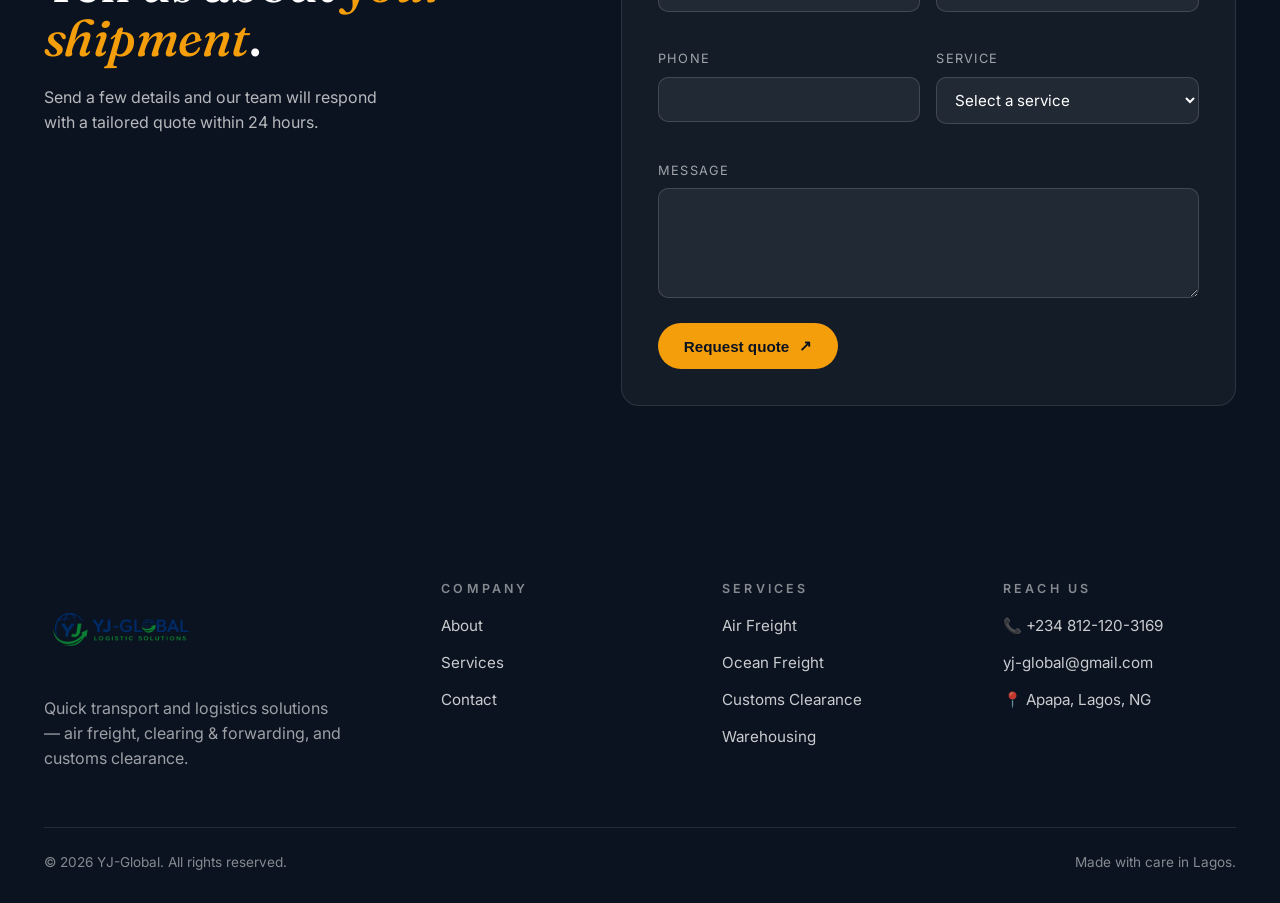
<file: services.html>
<!DOCTYPE html>
<html lang="en">
<head>
<meta charset="UTF-8" />
<meta name="viewport" content="width=device-width, initial-scale=1.0" />
<title>Services — YJ-Global Logistics</title>
<meta name="description" content="Air, ocean, road, and rail freight, customs clearance, and warehouse solutions — end-to-end logistics from YJ-Global." />
<link rel="preconnect" href="https://fonts.googleapis.com">
<link rel="preconnect" href="https://fonts.gstatic.com" crossorigin>
<link rel="stylesheet" href="https://fonts.googleapis.com/css2?family=Fraunces:ital,wght@0,400;0,500;0,600;1,400;1,500&family=Inter:wght@400;500;600;700&display=swap">
<link rel="stylesheet" href="css/styles.css" />
</head>
<body>
<header class="site-header">
  <div class="container nav">
          <img src="images/logo.png"style="width: 150px;" alt="YJ_Global" />
    <nav class="nav-links" id="nav">
      <a href="index.html">Home</a><a href="about.html">About</a><a href="services.html">Services</a><a href="contact.html">Contact</a>
    </nav>
    <div class="nav-cta">
      <a href="#quote" class="btn btn-dark">Get a quote <span class="arrow">↗</span></a>
      <button class="nav-toggle" aria-label="Menu"><span></span><span></span><span></span></button>
    </div>
  </div>
</header>

<section class="page-hero with-bg">
  <img class="bg" src="images/air-freight.jpg" alt="" />
  <div class="container">
    <p class="eyebrow">Our services</p>
    <h1>Six freight modes. <em>One partner.</em></h1>
  </div>
</section>

<section>
  <div class="container">
    <div class="svc-full reveal">
      <article><div class="top"><svg viewBox="0 0 24 24" fill="none" stroke="currentColor" stroke-width="2"><path d="M17.8 19.2L16 11l3.5-3.5C21 6 21.5 4 21 3c-1-.5-3 0-4.5 1.5L13 8 4.8 6.2c-.5-.1-.9.1-1.1.5l-.3.5c-.2.5-.1 1 .3 1.3L9 12l-2 3H4l-1 1 3 2 2 3 1-1v-3l3-2 3.5 5.3c.3.4.8.5 1.3.3l.5-.2c.4-.3.6-.7.5-1.2z"/></svg><span class="num">01</span></div><h2>Air Freight</h2><p>Fast and secure international air cargo solutions for urgent and high-value shipments.</p><a href="#quote" class="read">Read more ↗</a></article>
      <article><div class="top"><svg viewBox="0 0 24 24" fill="none" stroke="currentColor" stroke-width="2"><path d="M2 21c.6.5 1.2 1 2.5 1s2-.5 3-1 1.7-1 3-1 2 .5 3 1 1.7 1 3 1 2-.5 3-1 1.7-1 3-1M19.4 10.7a4 4 0 0 0-2.8-1.7H7.4a4 4 0 0 0-2.8 1.7L2 17m20 0l-2.6-6.3"/></svg><span class="num">02</span></div><h2>Ocean Freight</h2><p>Affordable and scalable sea freight services for containerized and bulk cargo transportation.</p><a href="#quote" class="read">Read more ↗</a></article>
      <article><div class="top"><svg viewBox="0 0 24 24" fill="none" stroke="currentColor" stroke-width="2"><path d="M14 18V6a2 2 0 0 0-2-2H4a2 2 0 0 0-2 2v11a1 1 0 0 0 1 1h2"/><path d="M15 18H9M14 9h4l4 4v4a1 1 0 0 1-1 1h-2"/><circle cx="7" cy="18" r="2"/><circle cx="17" cy="18" r="2"/></svg><span class="num">03</span></div><h2>Road Freight</h2><p>Reliable nationwide and cross-border trucking services with real-time delivery coordination.</p><a href="#quote" class="read">Read more ↗</a></article>
      <article><div class="top"><svg viewBox="0 0 24 24" fill="none" stroke="currentColor" stroke-width="2"><rect x="4" y="3" width="16" height="16" rx="2"/><path d="M4 11h16M8 15h.01M16 15h.01M8 19l-2 3M16 19l2 3"/></svg><span class="num">04</span></div><h2>Train Freight</h2><p>Efficient railway logistics solutions designed for heavy cargo and long-distance transportation.</p><a href="#quote" class="read">Read more ↗</a></article>
      <article><div class="top"><svg viewBox="0 0 24 24" fill="none" stroke="currentColor" stroke-width="2"><path d="M14 2H6a2 2 0 0 0-2 2v16a2 2 0 0 0 2 2h12a2 2 0 0 0 2-2V8z"/><polyline points="14 2 14 8 20 8"/><polyline points="9 15 11 17 15 13"/></svg><span class="num">05</span></div><h2>Customs Clearance</h2><p>Smooth import and export processing with expert customs documentation and compliance support.</p><a href="#quote" class="read">Read more ↗</a></article>
      <article><div class="top"><svg viewBox="0 0 24 24" fill="none" stroke="currentColor" stroke-width="2"><path d="M22 8.35V20a2 2 0 0 1-2 2H4a2 2 0 0 1-2-2V8.35a2 2 0 0 1 1.26-1.86l8-3.2a2 2 0 0 1 1.48 0l8 3.2A2 2 0 0 1 22 8.35z"/><path d="M6 18V9.66M10 18v-6M14 18v-6M18 18V9.66"/></svg><span class="num">06</span></div><h2>Warehouse Solutions</h2><p>Modern warehousing and inventory management solutions for secure cargo storage and distribution.</p><a href="#quote" class="read">Read more ↗</a></article>
    </div>
  </div>
</section>

<section class="quote" id="quote">
  <div class="container quote-grid">
    <div class="quote-side">
      <p class="eyebrow">— Get a quote</p>
      <h2 style="margin-top:18px">Tell us about <em>your shipment</em>.</h2>
      <p>Send a few details and our team will respond with a tailored quote within 24 hours.</p>
    </div>
    <form class="quote-form" novalidate>
      <div class="form-row">
        <div class="field"><label>Full name</label><input type="text" name="name" /><div class="form-error" data-error="name"></div></div>
        <div class="field"><label>Email</label><input type="email" name="email" /><div class="form-error" data-error="email"></div></div>
      </div>
      <div class="form-row">
        <div class="field"><label>Phone</label><input type="tel" name="phone" /><div class="form-error" data-error="phone"></div></div>
        <div class="field"><label>Service</label>
          <select name="service"><option value="">Select a service</option><option>Air Freight</option><option>Ocean Freight</option><option>Road Freight</option><option>Train Freight</option><option>Customs Clearance</option><option>Warehouse Solutions</option></select>
          <div class="form-error" data-error="service"></div>
        </div>
      </div>
      <div class="field"><label>Message</label><textarea name="message"></textarea></div>
      <button type="submit" class="btn btn-primary">Request quote <span class="arrow">↗</span></button>
    </form>
  </div>
</section>

<footer class="site-footer">
  <div class="container">
    <div class="foot-grid">
      <div class="brand">          <img src="images/logo.png"style="width: 150px;" alt="YJ_Global" /><p>Quick transport and logistics solutions — air freight, clearing &amp; forwarding, and customs clearance.</p></div>
      <div><h4>Company</h4><ul><li><a href="about.html">About</a></li><li><a href="services.html">Services</a></li><li><a href="contact.html">Contact</a></li></ul></div>
      <div><h4>Services</h4><ul><li><a href="services.html">Air Freight</a></li><li><a href="services.html">Ocean Freight</a></li><li><a href="services.html">Customs Clearance</a></li><li><a href="services.html">Warehousing</a></li></ul></div>
      <div><h4>Reach us</h4><ul><li><a href="tel:+2348121203169">📞 +234 812-120-3169</a></li><li><a href="mailto:yj-global@gmail.com">yj-global@gmail.com</a></li><li><a>📍 Apapa, Lagos, NG</a></li></ul></div>
    </div>
    <div class="foot-bottom"><div>© <span data-year></span> YJ-Global. All rights reserved.</div><div>Made with care in Lagos.</div></div>
  </div>
</footer>
<script src="js/main.js"></script>
</body>
</html>
</file>
<file: css/styles.css>
/* YJ-Global — Static redesign
   Palette: Deep navy ink + amber accent, paper background */
:root{
  --ink:#0b1320;
  --ink-2:#121d33;
  --paper:#f7f4ee;
  --paper-2:#efeae0;
  --text:#11151c;
  --muted:#5b6473;
  --primary:#f59e0b;
  --primary-2:#d97706;
  --border:#e3ddd1;
  --card:#ffffff;
  --maxw:1240px;
  --radius:18px;
  --shadow:0 20px 50px -25px rgba(11,19,32,.35);
  --display:'Fraunces', Georgia, serif;
  --sans:'Inter', system-ui, -apple-system, Segoe UI, Roboto, sans-serif;
}
*{box-sizing:border-box}
html{scroll-behavior:smooth}
body{
  margin:0;
  font-family:var(--sans);
  color:var(--text);
  background:var(--paper);
  line-height:1.55;
  -webkit-font-smoothing:antialiased;
}
img{max-width:100%;display:block}
a{color:inherit;text-decoration:none}
.container{max-width:var(--maxw);margin:0 auto;padding:0 24px}
.eyebrow{font-size:11px;letter-spacing:.3em;text-transform:uppercase;color:var(--primary);font-weight:600}
h1,h2,h3,h4{font-family:var(--display);font-weight:500;letter-spacing:-.01em;line-height:1.05;margin:0}
h1{font-size:clamp(2.5rem,6vw,5.5rem)}
h2{font-size:clamp(2rem,4vw,3.6rem)}
h3{font-size:1.5rem}
em{font-style:italic;color:var(--primary)}
p{margin:0}
.btn{
  display:inline-flex;align-items:center;gap:.6rem;
  padding:14px 26px;border-radius:999px;font-weight:600;font-size:.95rem;
  transition:transform .2s ease, background .2s, color .2s, border-color .2s;
  cursor:pointer;border:none;
}
.btn-primary{background:var(--primary);color:#0b1320}
.btn-primary:hover{background:var(--primary-2);transform:translateY(-2px)}
.btn-ghost{background:transparent;color:#fff;border:1px solid rgba(255,255,255,.3)}
.btn-ghost:hover{background:rgba(255,255,255,.08)}
.btn-dark{background:var(--ink);color:#fff}
.btn-dark:hover{background:var(--ink-2);transform:translateY(-2px)}
.arrow{display:inline-block;transition:transform .2s}
.btn:hover .arrow{transform:translate(2px,-2px)}

/* Header */
.site-header{
  position:sticky;top:0;z-index:50;
  background:rgba(247,244,238,.85);
  backdrop-filter:saturate(140%) blur(12px);
  border-bottom:1px solid var(--border);
}
.nav{display:flex;align-items:center;justify-content:space-between;padding:18px 0}
.logo{font-family:var(--display);font-size:1.6rem;font-weight:600;letter-spacing:-.02em}
.logo span{color:var(--primary)}
.nav-links{display:flex;gap:32px;align-items:center}
.nav-links a{font-size:.95rem;font-weight:500;position:relative;padding:6px 0}
.nav-links a.active,.nav-links a:hover{color:var(--primary)}
.nav-links a.active::after{content:"";position:absolute;left:0;right:0;bottom:-2px;height:2px;background:var(--primary)}
.nav-cta{display:flex;align-items:center;gap:14px}
.nav-toggle{display:none;background:none;border:0;cursor:pointer;padding:6px}
.nav-toggle span{display:block;width:24px;height:2px;background:var(--ink);margin:5px 0;transition:.2s}
@media (max-width:860px){
  .nav-links{
    position:fixed;top:68px;left:0;right:0;
    flex-direction:column;gap:0;background:var(--paper);
    border-bottom:1px solid var(--border);
    padding:0 24px;max-height:0;overflow:hidden;transition:max-height .3s;
  }
  .nav-links.open{max-height:400px;padding:16px 24px}
  .nav-links a{padding:14px 0;border-bottom:1px solid var(--border);width:100%}
  .nav-toggle{display:block}
  .nav-cta .btn{display:none}
}

/* Hero */
.hero{position:relative;overflow:hidden;color:#fff;isolation:isolate}
.hero::before{
  content:"";position:absolute;inset:0;
  background:linear-gradient(100deg,var(--ink) 0%, rgba(11,19,32,.85) 45%, rgba(11,19,32,.35) 100%);
  z-index:1;
}
.hero-bg{position:absolute;inset:0;width:100%;height:100%;object-fit:cover;z-index:0}
.hero-inner{position:relative;z-index:2;padding:140px 0 160px;max-width:900px}
.hero h1{margin-top:24px;color:#fff}
.hero h1 em{color:var(--primary);font-style:italic}
.hero p{margin-top:28px;max-width:560px;font-size:1.15rem;color:rgba(255,255,255,.78);line-height:1.65}
.hero-actions{margin-top:40px;display:flex;flex-wrap:wrap;gap:14px}

/* Sections */
section{padding:96px 0}
.section-head{display:flex;flex-wrap:wrap;justify-content:space-between;align-items:flex-end;gap:24px;margin-bottom:56px}
.section-head h2{max-width:720px}

/* Intro */
.intro-grid{display:grid;grid-template-columns:1.2fr 1fr;gap:72px;align-items:start}
@media (max-width:900px){.intro-grid{grid-template-columns:1fr}}
.feature-card{
  background:var(--card);border:1px solid var(--border);
  border-radius:var(--radius);padding:28px;display:flex;gap:18px;
  transition:.25s;
}
.feature-card+ .feature-card{margin-top:20px}
.feature-card:hover{border-color:rgba(245,158,11,.5);box-shadow:var(--shadow);transform:translateY(-3px)}
.feature-icon{
  width:50px;height:50px;border-radius:14px;
  background:var(--ink);color:var(--primary);
  display:grid;place-items:center;flex-shrink:0;
}
.feature-icon svg{width:22px;height:22px}

/* Stats (dark band) */
.stats{background:var(--ink);color:#fff;padding:88px 0}
.stats-grid{display:grid;grid-template-columns:repeat(3,1fr);gap:32px;text-align:left}
@media (max-width:760px){.stats-grid{grid-template-columns:1fr;gap:48px}}
.stat-num{font-family:var(--display);font-size:clamp(3rem,6vw,5rem);color:var(--primary);line-height:1}
.stat-label{margin-top:12px;font-size:.78rem;letter-spacing:.25em;text-transform:uppercase;color:rgba(255,255,255,.55)}

/* Services grid */
.services-grid{
  display:grid;grid-template-columns:repeat(3,1fr);
  background:var(--border);gap:1px;border-radius:var(--radius);overflow:hidden;
  border:1px solid var(--border);
}
@media (max-width:900px){.services-grid{grid-template-columns:repeat(2,1fr)}}
@media (max-width:560px){.services-grid{grid-template-columns:1fr}}
.svc-card{
  background:var(--card);padding:36px;
  transition:background .3s, color .3s;display:flex;flex-direction:column;
}
.svc-card:hover{background:var(--ink);color:#fff}
.svc-card svg{width:32px;height:32px;color:var(--primary)}
.svc-card h3{margin-top:24px}
.svc-card p{margin-top:12px;color:var(--muted);flex:1;font-size:.95rem}
.svc-card:hover p{color:rgba(255,255,255,.7)}
.svc-card .read{margin-top:24px;color:var(--primary);font-size:.9rem;font-weight:600;display:inline-flex;align-items:center;gap:6px}

/* Features band */
.features-band{background:var(--paper-2)}
.features-band-grid{display:grid;grid-template-columns:repeat(3,1fr);gap:40px}
@media (max-width:860px){.features-band-grid{grid-template-columns:1fr}}
.fb-icon{width:56px;height:56px;border-radius:16px;background:var(--primary);color:#0b1320;display:grid;place-items:center}
.fb-icon svg{width:26px;height:26px}
.fb-item h3{margin-top:24px}
.fb-item p{margin-top:12px;color:var(--muted)}

/* Quote form */
.quote{background:var(--ink);color:#fff}
.quote-grid{display:grid;grid-template-columns:1fr 1.2fr;gap:64px;align-items:start}
@media (max-width:900px){.quote-grid{grid-template-columns:1fr}}
.quote h2{color:#fff}
.quote h2 em{color:var(--primary)}
.quote-side p{margin-top:20px;color:rgba(255,255,255,.7);max-width:360px}
form.quote-form{
  background:rgba(255,255,255,.04);padding:36px;border-radius:var(--radius);
  border:1px solid rgba(255,255,255,.1);
}
.form-row{display:grid;grid-template-columns:1fr 1fr;gap:16px}
@media (max-width:600px){.form-row{grid-template-columns:1fr}}
.field{margin-bottom:18px}
.field label{display:block;font-size:.8rem;letter-spacing:.1em;text-transform:uppercase;color:rgba(255,255,255,.6);margin-bottom:8px}
.field input,.field select,.field textarea{
  width:100%;padding:12px 14px;border-radius:10px;
  background:rgba(255,255,255,.06);border:1px solid rgba(255,255,255,.15);
  color:#fff;font-family:inherit;font-size:.95rem;
}
.field input:focus,.field select:focus,.field textarea:focus{outline:none;border-color:var(--primary)}
.field textarea{min-height:110px;resize:vertical}
.form-error{color:#fca5a5;font-size:.8rem;margin-top:6px;min-height:1em}

/* Testimonials */
.testimonials-grid{display:grid;grid-template-columns:repeat(3,1fr);gap:24px}
@media (max-width:900px){.testimonials-grid{grid-template-columns:1fr}}
.tcard{background:var(--card);border:1px solid var(--border);border-radius:var(--radius);padding:32px;display:flex;flex-direction:column}
.tcard .quote-mark{font-family:var(--display);color:var(--primary);font-size:3.5rem;line-height:.5;height:30px}
.tcard blockquote{margin:0;font-size:1.05rem;flex:1}
.tcard figcaption{margin-top:24px;padding-top:20px;border-top:1px solid var(--border)}
.tcard .name{font-weight:600}
.tcard .role{color:var(--muted);font-size:.85rem}

/* Team */
.team-head{display:grid;grid-template-columns:1.4fr 1fr;gap:40px;align-items:end;margin-bottom:48px}
@media (max-width:860px){.team-head{grid-template-columns:1fr}}
.team-head img{border-radius:var(--radius);height:200px;width:100%;object-fit:cover}
.team-grid{display:grid;grid-template-columns:repeat(4,1fr);gap:24px}
@media (max-width:860px){.team-grid{grid-template-columns:repeat(2,1fr)}}
.tm{display:block}
.tm .avatar{
  aspect-ratio:4/5;border-radius:var(--radius);
  background:linear-gradient(135deg,var(--paper-2),#dcd5c5);
  display:grid;place-items:center;font-family:var(--display);
  font-size:4.5rem;color:rgba(11,19,32,.18);position:relative;overflow:hidden;
}
.tm .badge{position:absolute;left:12px;bottom:12px;background:var(--paper);font-size:.7rem;padding:4px 10px;border-radius:999px;font-weight:600}
.tm h3{margin-top:16px;font-size:1.2rem}
.tm .role{color:var(--muted);font-size:.85rem;margin-top:4px}

/* Page hero (sub pages) */
.page-hero{background:var(--ink);color:#fff;padding:120px 0;position:relative;overflow:hidden}
.page-hero h1{color:#fff;max-width:900px;margin-top:18px}
.page-hero p{margin-top:20px;max-width:560px;color:rgba(255,255,255,.7);font-size:1.1rem}
.page-hero.with-bg::before{
  content:"";position:absolute;inset:0;background:linear-gradient(100deg,var(--ink),rgba(11,19,32,.4));z-index:1;
}
.page-hero.with-bg img.bg{position:absolute;inset:0;width:100%;height:100%;object-fit:cover;opacity:.35;z-index:0}
.page-hero .container{position:relative;z-index:2}

/* Services full grid */
.svc-full{display:grid;grid-template-columns:repeat(3,1fr);gap:24px}
@media (max-width:900px){.svc-full{grid-template-columns:repeat(2,1fr)}}
@media (max-width:560px){.svc-full{grid-template-columns:1fr}}
.svc-full article{
  border:1px solid var(--border);border-radius:var(--radius);padding:32px;
  transition:.3s;background:var(--card);
}
.svc-full article:hover{background:var(--ink);color:#fff;border-color:var(--ink);transform:translateY(-4px)}
.svc-full article .top{display:flex;justify-content:space-between;align-items:flex-start}
.svc-full article .top svg{color:var(--primary);width:36px;height:36px}
.svc-full article .num{color:var(--muted);font-size:.8rem}
.svc-full article:hover .num{color:rgba(255,255,255,.5)}
.svc-full article h2{font-size:1.8rem;margin-top:32px}
.svc-full article p{margin-top:12px;color:var(--muted)}
.svc-full article:hover p{color:rgba(255,255,255,.7)}
.svc-full article .read{display:inline-flex;align-items:center;gap:6px;margin-top:20px;color:var(--primary);font-weight:600;font-size:.9rem}

/* About */
.about-grid{display:grid;grid-template-columns:1.4fr 1fr;gap:64px;align-items:start}
@media (max-width:900px){.about-grid{grid-template-columns:1fr}}
.about-text p{margin-top:18px;color:var(--muted);font-size:1.05rem;line-height:1.7}
.about-text p.lead{font-family:var(--display);font-size:1.6rem;color:var(--text);line-height:1.35}
.about-img{border-radius:var(--radius);width:100%;height:500px;object-fit:cover}
.values-grid{display:grid;grid-template-columns:repeat(3,1fr);gap:24px}
@media (max-width:860px){.values-grid{grid-template-columns:1fr}}
.values-grid .v{background:var(--card);border:1px solid var(--border);border-radius:var(--radius);padding:32px}
.values-grid .v svg{color:var(--primary);width:28px;height:28px}
.values-grid .v h3{margin-top:18px}
.values-grid .v p{margin-top:10px;color:var(--muted)}
.cta-band{text-align:center}
.cta-band h2{margin:0 auto;max-width:700px}

/* Contact */
.contact-cards{display:grid;grid-template-columns:repeat(4,1fr);gap:18px}
@media (max-width:900px){.contact-cards{grid-template-columns:repeat(2,1fr)}}
@media (max-width:480px){.contact-cards{grid-template-columns:1fr}}
.cc{
  display:block;background:var(--card);border:1px solid var(--border);
  border-radius:var(--radius);padding:26px;transition:.25s;
}
.cc:hover{border-color:rgba(245,158,11,.5);box-shadow:var(--shadow);transform:translateY(-3px)}
.cc svg{color:var(--primary);width:24px;height:24px}
.cc .label{font-size:.72rem;letter-spacing:.2em;text-transform:uppercase;color:var(--muted);margin-top:18px}
.cc .val{font-family:var(--display);font-size:1.2rem;margin-top:4px}

/* Footer */
.site-footer{background:var(--ink);color:#fff;padding:80px 0 30px}
.foot-grid{display:grid;grid-template-columns:1.5fr 1fr 1fr 1fr;gap:48px;margin-bottom:56px}
@media (max-width:860px){.foot-grid{grid-template-columns:1fr 1fr;gap:40px}}
@media (max-width:520px){.foot-grid{grid-template-columns:1fr}}
.foot-grid h4{font-family:var(--sans);font-size:.78rem;letter-spacing:.25em;text-transform:uppercase;color:rgba(255,255,255,.5);margin-bottom:18px;font-weight:600}
.foot-grid ul{list-style:none;padding:0;margin:0}
.foot-grid ul li{margin-bottom:12px}
.foot-grid ul li a{color:rgba(255,255,255,.78);font-size:.95rem;display:inline-flex;align-items:center;gap:8px}
.foot-grid ul li a:hover{color:var(--primary)}
.foot-grid .brand .logo{color:#fff;font-size:1.8rem}
.foot-grid .brand p{margin-top:14px;color:rgba(255,255,255,.6);max-width:300px}
.foot-bottom{
  border-top:1px solid rgba(255,255,255,.1);padding-top:24px;
  display:flex;justify-content:space-between;flex-wrap:wrap;gap:14px;
  color:rgba(255,255,255,.5);font-size:.85rem;
}

/* Toast */
.toast{
  position:fixed;bottom:24px;right:24px;z-index:100;
  background:var(--ink);color:#fff;padding:16px 22px;border-radius:14px;
  border:1px solid rgba(245,158,11,.3);box-shadow:var(--shadow);
  transform:translateY(120%);opacity:0;transition:.35s cubic-bezier(.2,.8,.2,1);
  max-width:340px;font-size:.92rem;
}
.toast.show{transform:translateY(0);opacity:1}
.toast strong{color:var(--primary);display:block;margin-bottom:4px;font-family:var(--display);font-size:1.05rem}

/* Reveal on scroll */
.reveal{opacity:0;transform:translateY(20px);transition:opacity .7s ease, transform .7s ease}
.reveal.in{opacity:1;transform:none}
</file>
